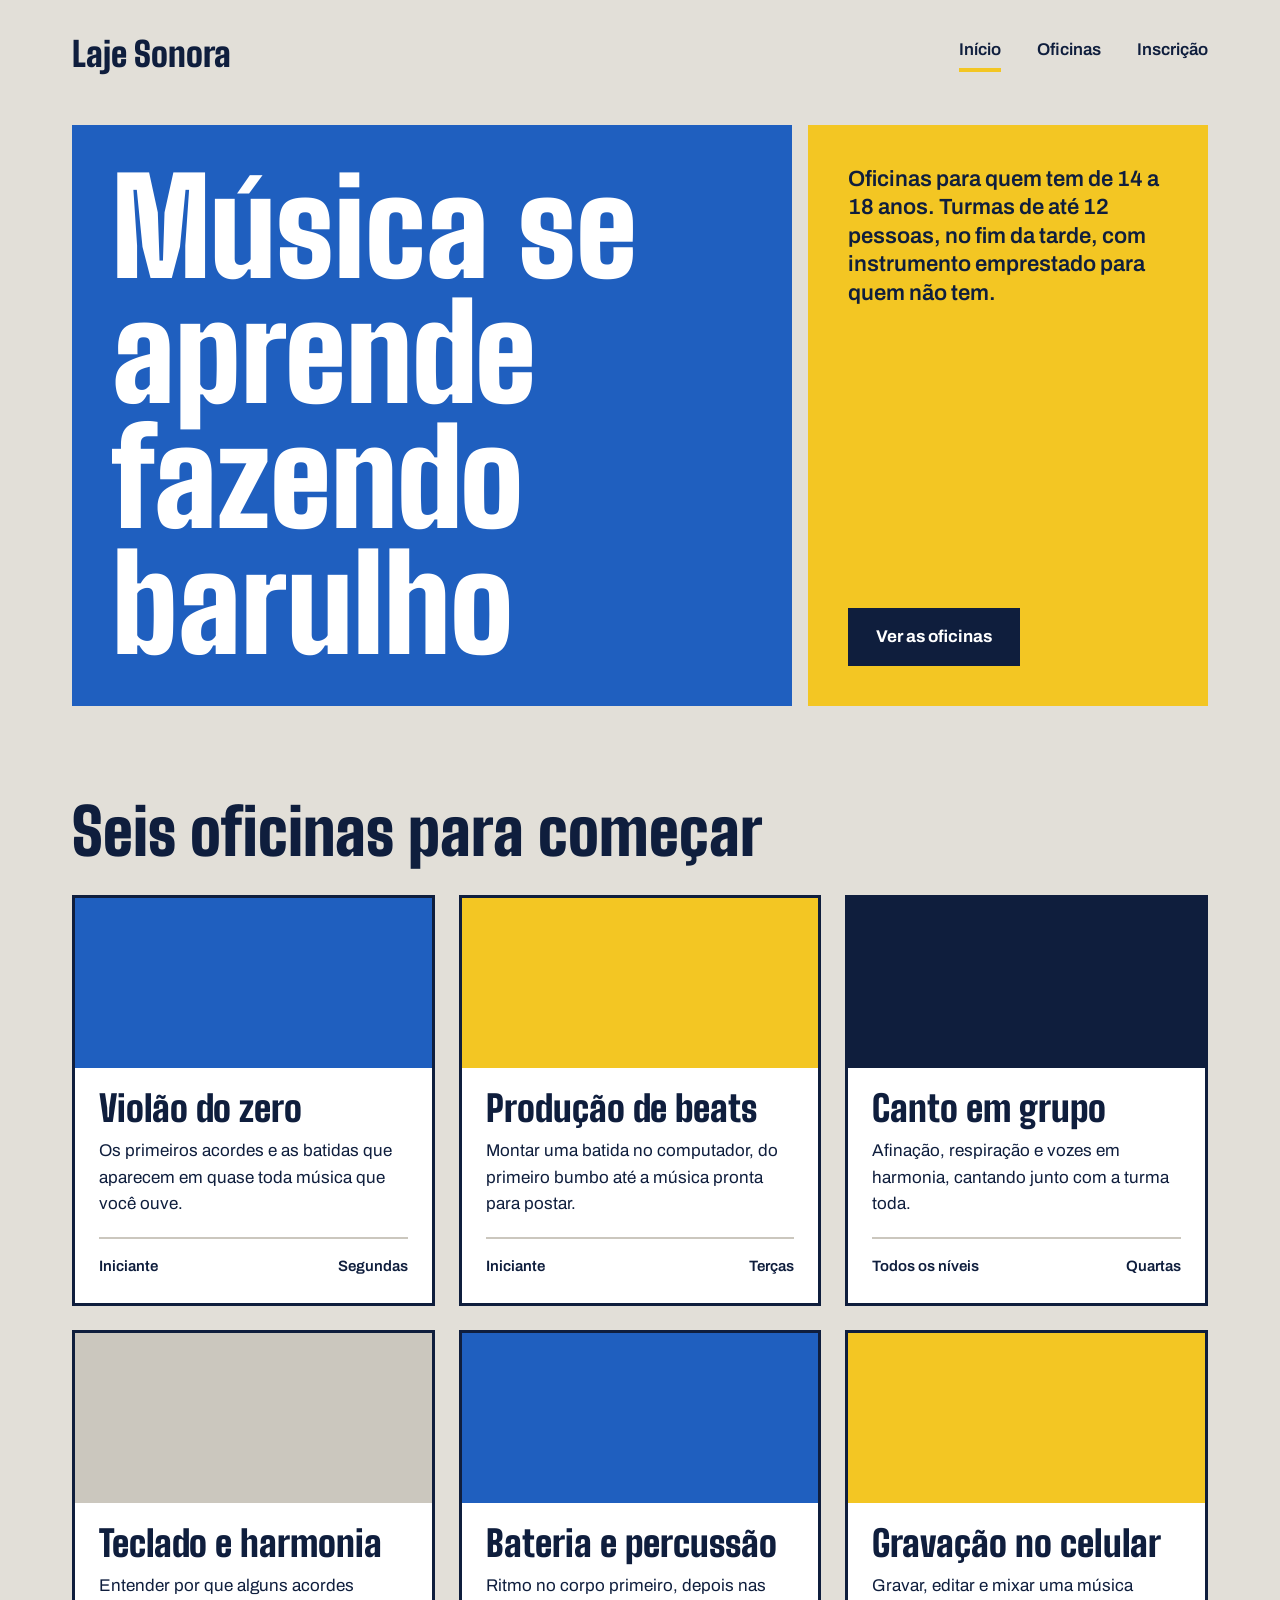
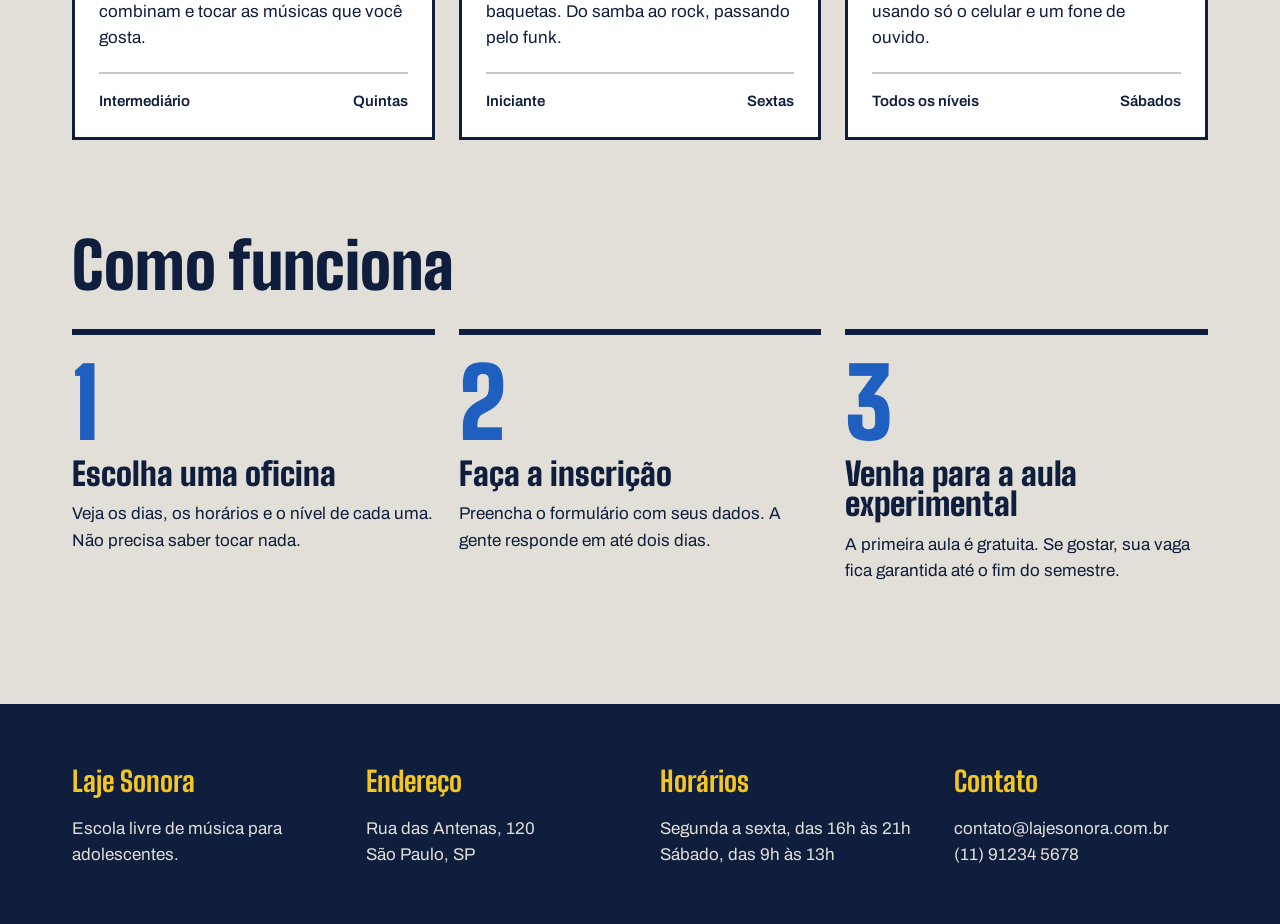
<file: index.html>
<!DOCTYPE html>
<html lang="pt-br">
<head>
    <meta charset="UTF-8">
    <meta name="viewport" content="width=device-width, initial-scale=1.0">
    <link rel="preconnect" href="https://fonts.googleapis.com">
    <link rel="preconnect" href="https://fonts.gstatic.com" crossorigin>
    <link href="https://fonts.googleapis.com/css2?family=Archivo:ital,wght@0,100..900;1,100..900&family=Big+Shoulders:opsz,wght@10..72,100..900&display=swap" rel="stylesheet">
    <link rel="stylesheet" href="index.css">
    <title>Laje Sonora | Início</title>
</head>
<body>
    <header class="conteudo topo">
        <a href="index.html" class="logo">Laje Sonora</a>

        <nav class="menu">
            <a href="index.html" class="atual">Início</a>
            <a href="oficinas.html">Oficinas</a>
            <a href="inscricao.html">Inscrição</a>
        </nav>

    </header>

    <main>
        <section class="conteudo cartazes">
            <div class="cartaz cartaz-principal"><h1>Música se aprende fazendo barulho</h1></div>
            <div class="cartaz cartaz-lateral">
                <p>Oficinas para quem tem de 14 a 18 anos. Turmas de até 12 pessoas, no fim da tarde, com instrumento emprestado para quem não tem.</p>
                <a href="oficinas.html" class="botao">Ver as oficinas</a>
            </div>
        </section>
        <section class="conteudo secao">
            <h2 class="titulo-secao">Seis oficinas para começar</h2>
            <div class="cards">
                <article class="card">
                    <div class="foto foto-azul"></div>
                    <div class="card-texto">
                        <h3>Violão do zero</h3>
                        <p>Os primeiros acordes e as batidas que aparecem em quase toda música que você ouve.</p>
                        <div class="card-info">
                            <span>Iniciante</span>
                            <span>Segundas</span>
                        </div>
                    </div>
                </article>
                <article class="card">
                    <div class="foto foto-amarela"></div>
                    <div class="card-texto">
                        <h3>Produção de beats</h3>
                        <p>Montar uma batida no computador, do primeiro bumbo até a música pronta para postar.</p>
                        <div class="card-info">
                            <span>Iniciante</span>
                            <span>Terças</span>
                        </div>
                    </div>
                </article>
                <article class="card">
                    <div class="foto foto-tinta"></div>
                    <div class="card-texto">
                        <h3>Canto em grupo</h3>
                        <p>Afinação, respiração e vozes em harmonia, cantando junto com a turma toda.</p>
                        <div class="card-info">
                            <span>Todos os níveis</span>
                            <span>Quartas</span>
                        </div>
                    </div>
                </article>
                <article class="card">
                    <div class="foto"></div>
                    <div class="card-texto">
                        <h3>Teclado e harmonia</h3>
                        <p>Entender por que alguns acordes combinam e tocar as músicas que você gosta.</p>
                        <div class="card-info">
                            <span>Intermediário</span>
                            <span>Quintas</span>
                        </div>
                    </div>
                </article>
                <article class="card">
                    <div class="foto foto-azul"></div>
                    <div class="card-texto">
                        <h3>Bateria e percussão</h3>
                        <p>Ritmo no corpo primeiro, depois nas baquetas. Do samba ao rock, passando pelo funk.</p>
                        <div class="card-info">
                            <span>Iniciante</span>
                            <span>Sextas</span>
                        </div>
                    </div>
                </article>
                <article class="card">
                    <div class="foto foto-amarela"></div>
                    <div class="card-texto">
                        <h3>Gravação no celular</h3>
                        <p>Gravar, editar e mixar uma música usando só o celular e um fone de ouvido.</p>
                        <div class="card-info">
                            <span>Todos os níveis</span>
                            <span>Sábados</span>
                        </div>
                    </div>
                </article>
            </div>
        </section>
        <section class="conteudo secao">
            <h2 class="titulo-secao">Como funciona</h2>
            <div class="passos">
                <div class="passo">
                    <p class="passo-numero">1</p>
                    <h3>Escolha uma oficina</h3>
                    <p>Veja os dias, os horários e o nível de cada uma. Não precisa saber tocar nada.</p>
                </div>
                <div class="passo">
                    <p class="passo-numero">2</p>
                    <h3>Faça a inscrição</h3>
                    <p>Preencha o formulário com seus dados. A gente responde em até dois dias.</p>
                </div>
                <div class="passo">
                    <p class="passo-numero">3</p>
                    <h3>Venha para a aula experimental</h3>
                    <p>A primeira aula é gratuita. Se gostar, sua vaga fica garantida até o fim do semestre.</p>
                </div>
            </div>
        </section>
    </main>
    <footer class="rodape">
        <div class="conteudo rodape-colunas">
            <div class="rodape-coluna">
                <h4>Laje Sonora</h4>
                <p>Escola livre de música para adolescentes.</p>
            </div>
            <div class="rodape-coluna">
                <h4>Endereço</h4>
                <p>Rua das Antenas, 120 <br>São Paulo, SP</p>
            </div>
            <div class="rodape-coluna">
                <h4>Horários</h4>
                <p>Segunda a sexta, das 16h às 21h <br>Sábado, das 9h às 13h</p>
            </div>
            <div class="rodape-coluna">
                <h4>Contato</h4>
                <p>contato@lajesonora.com.br <br>(11) 91234 5678</p>
            </div>
        </div>
    </footer>
</body>
</html>
</file>
<file: index.css>
* {
    margin: 0;
    padding: 0;
    box-sizing: border-box;
}

:root {
    --concreto: #E2DFD8;
    --concreto-escuro: #CBC7BE;
    --tinta: #0F1E3D;
    --caixa-dagua: #1F5FBF;
    --fita: #F3C623;
    --branco: #FFFFFF;
    --fonte-cartaz: "Big Shoulders", "Arial Narrow", sans-serif;
    --fonte-texto: "Archivo", Arial, sans-serif;
}

body {
    background-color: var(--concreto);
    color: var(--tinta);
    font-family: var(--fonte-texto);
    font-size: 17px;
    line-height: 1.55;
}

a {
    color: inherit;
}

h1, h2, h3 {
    font-family: var(--fonte-cartaz);
    font-weight: 900;
    line-height: 0.95;
}

.conteudo {
    max-width: 1200px;
    margin-inline: auto;
    padding-inline: 32px;
}

.topo {
    padding-block: 28px;
    display: flex;
    justify-content: space-between;
    align-items: center;
}

.logo {
    font-family: var(--fonte-cartaz);
    font-size: 34px;
    font-weight: 900;
    text-decoration: none;
}

.menu {
    display: flex;
    gap: 36px;

    a {
        font-weight: 600;
        text-decoration: none;
        padding-bottom: 4px;
        border-bottom: 4px solid transparent;
    }

    a:hover {
        border-bottom-color: var(--tinta);
    }

    a.atual {
        border-bottom-color: var(--fita);
    }
}


.cartazes {
    margin-top: 16px;
    display: flex;
    gap: 16px;
}

.cartaz {
    padding: 40px;
}

.cartaz-principal {
    background-color: var(--caixa-dagua);
    color: var(--branco);
    flex: 2;
}

.cartaz-principal h1 {
    font-size: 132px;
    max-width: 9ch;
}

.cartaz-lateral {
    background-color: var(--fita);
    flex: 1;
    display: flex;
    flex-direction: column;
    justify-content: space-between;
    gap: 32px;
    align-items: flex-start;
}

.cartaz-lateral p {
    font-size: 22px;
    font-weight: 600;
    line-height: 1.3;
}

.botao {
    background-color: var(--tinta);
    color: var(--branco);
    font-weight: 700;
    text-decoration: none;
    padding: 16px 28px;
    border: none;
    font-family: var(--fonte-texto);
    font-size: 17px;
    cursor: pointer;
}

.botao:hover {
    background-color: var(--caixa-dagua);
}


.secao {
    margin-top: 96px;
}

.titulo-secao {
    font-size: 64px;
    margin-bottom: 32px;
}


.cards {
    display: flex;
    flex-wrap: wrap;
    gap: 24px;
}

.card {
    background-color: var(--branco);
    border: 3px solid var(--tinta);
    flex: 1 1 340px;
}

.card .foto {
    height: 170px;
}


.foto {
    background-color: var(--concreto-escuro);
}

.foto-azul {
    background-color: var(--caixa-dagua);
}

.foto-amarela {
    background-color: var(--fita);
}

.foto-tinta {
    background-color: var(--tinta);
}


.card-texto {
    padding: 24px;
}

.card h3 {
    font-size: 36px;
    margin-bottom: 12px;
}


.card-info {
    margin-top: 20px;
    padding-top: 16px;
    border-top: 2px solid var(--concreto-escuro);
    font-weight: 600;
    font-size: 15px;
    display: flex;
    justify-content: space-between;
}



.passos {
    display: flex;
    gap: 24px;
}

.passo {
    border-top: 6px solid var(--tinta);
    padding-top: 20px;
    flex: 1;
}

.passo-numero {
    font-family: var(--fonte-cartaz);
    font-size: 96px;
    font-weight: 900;
    line-height: 1;
    color: var(--caixa-dagua);
}

.passo h3 {
    font-size: 32px;
    margin-block: 8px 12px;
}



.rodape {
    margin-top: 120px;
    background-color: var(--tinta);
    color: var(--concreto);
    padding-block: 56px;
}

.rodape-colunas {
    display: flex;
    gap: 40px;
}

.rodape-coluna {
    flex: 1;
}

.rodape h4 {
    font-family: var(--fonte-cartaz);
    font-size: 28px;
    color: var(--fita);
    margin-bottom: 12px;
}
</file>
